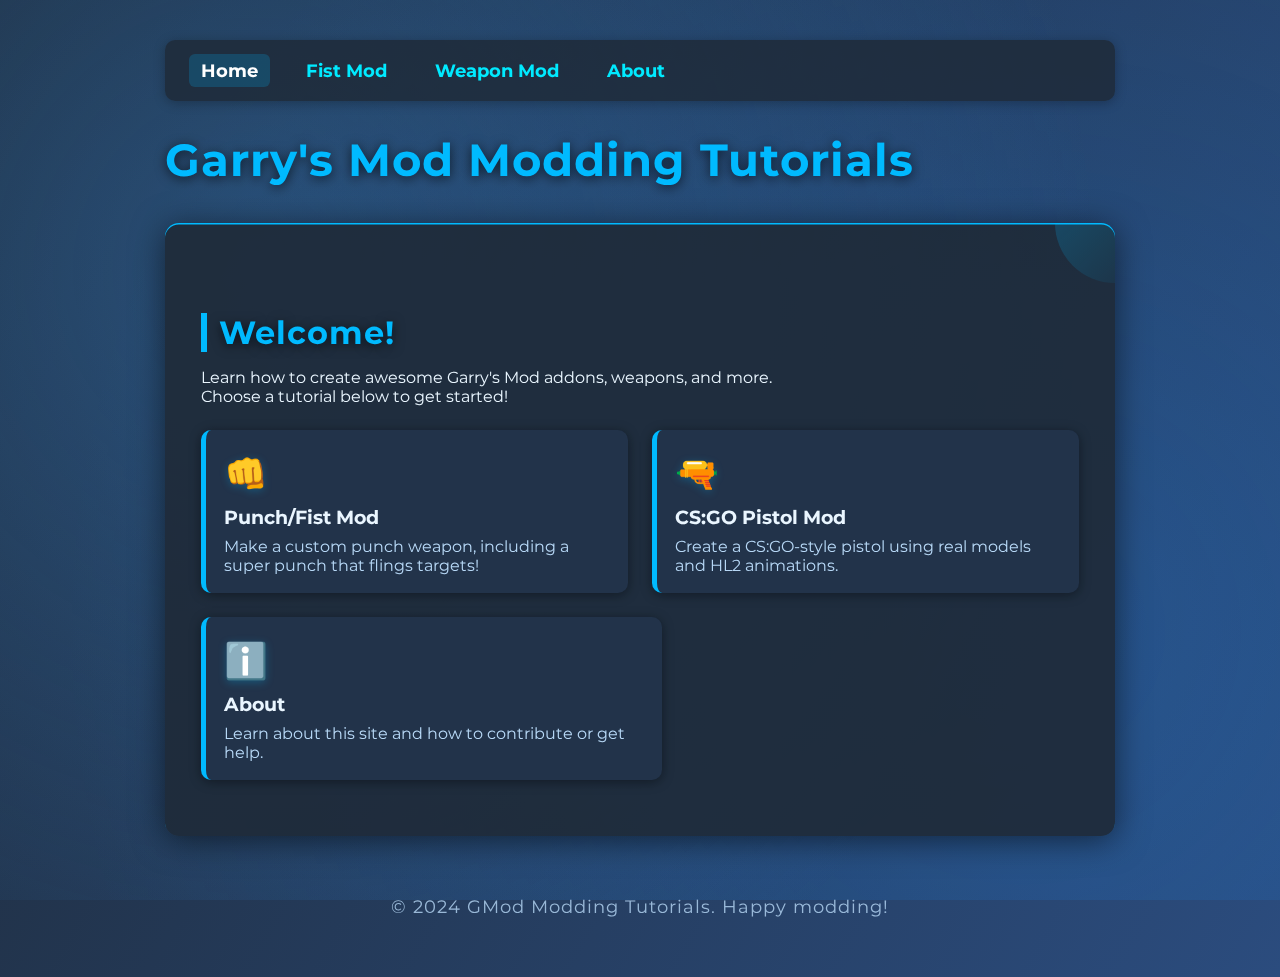
<file: index.html>
<!DOCTYPE html>
<html lang="en">
<head>
    <meta charset="UTF-8">
    <title>Garry's Mod Modding Tutorials</title>
    <meta name="viewport" content="width=device-width, initial-scale=1">
    <link rel="stylesheet" href="style.css">
</head>
<body>
    <div class="container">
        <nav>
            <a href="index.html" class="active">Home</a>
            <a href="fists.html">Fist Mod</a>
            <a href="weapon.html">Weapon Mod</a>
            <a href="about.html">About</a>
        </nav>
        <h1>Garry's Mod Modding Tutorials</h1>
        <div class="section">
            <h2>Welcome!</h2>
            <p>
                Learn how to create awesome Garry's Mod addons, weapons, and more.<br>
                Choose a tutorial below to get started!
            </p>
            <div class="showcase">
                <a href="fists.html" class="showcase-card" style="text-decoration:none;">
                    <span class="showcase-icon">👊</span>
                    <div class="showcase-title">Punch/Fist Mod</div>
                    <div class="showcase-desc">Make a custom punch weapon, including a super punch that flings targets!</div>
                </a>
                <a href="weapon.html" class="showcase-card" style="text-decoration:none;">
                    <span class="showcase-icon">🔫</span>
                    <div class="showcase-title">CS:GO Pistol Mod</div>
                    <div class="showcase-desc">Create a CS:GO-style pistol using real models and HL2 animations.</div>
                </a>
                <a href="about.html" class="showcase-card" style="text-decoration:none;">
                    <span class="showcase-icon">ℹ️</span>
                    <div class="showcase-title">About</div>
                    <div class="showcase-desc">Learn about this site and how to contribute or get help.</div>
                </a>
            </div>
        </div>
        <footer>
            &copy; 2024 GMod Modding Tutorials. Happy modding!
        </footer>
    </div>
    <script src="main.js"></script>
</body>
</html>
</file>
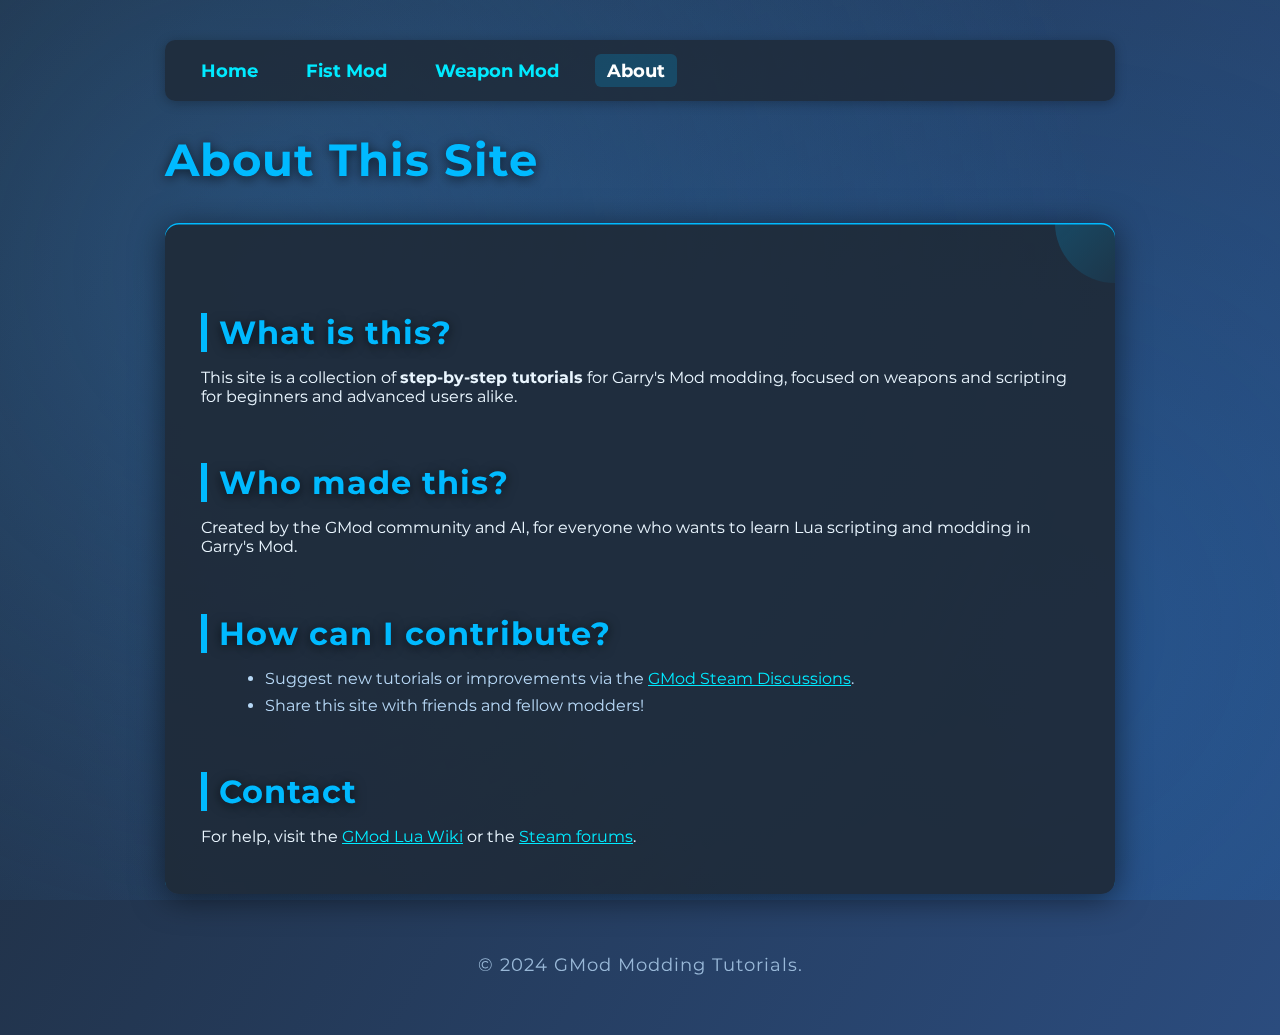
<file: about.html>
<!DOCTYPE html>
<html lang="en">
<head>
    <meta charset="UTF-8">
    <title>About - GMod Modding Tutorials</title>
    <meta name="viewport" content="width=device-width, initial-scale=1">
    <link rel="stylesheet" href="style.css">
</head>
<body>
    <div class="container">
        <nav>
            <a href="index.html">Home</a>
            <a href="fists.html">Fist Mod</a>
            <a href="weapon.html">Weapon Mod</a>
            <a href="about.html" class="active">About</a>
        </nav>
        <h1>About This Site</h1>
        <div class="section">
            <h2>What is this?</h2>
            <p>
                This site is a collection of <b>step-by-step tutorials</b> for Garry's Mod modding, focused on weapons and scripting for beginners and advanced users alike.
            </p>
            <h2>Who made this?</h2>
            <p>
                Created by the GMod community and AI, for everyone who wants to learn Lua scripting and modding in Garry's Mod.
            </p>
            <h2>How can I contribute?</h2>
            <ul>
                <li>Suggest new tutorials or improvements via the <a href="https://steamcommunity.com/app/4000/discussions/" target="_blank">GMod Steam Discussions</a>.</li>
                <li>Share this site with friends and fellow modders!</li>
            </ul>
            <h2>Contact</h2>
            <p>
                For help, visit the <a href="https://wiki.facepunch.com/gmod/" target="_blank">GMod Lua Wiki</a> or the <a href="https://steamcommunity.com/app/4000/discussions/" target="_blank">Steam forums</a>.
            </p>
        </div>
        <footer>
            &copy; 2024 GMod Modding Tutorials.
        </footer>
    </div>
    <script src="main.js"></script>
</body>
</html>
</file>
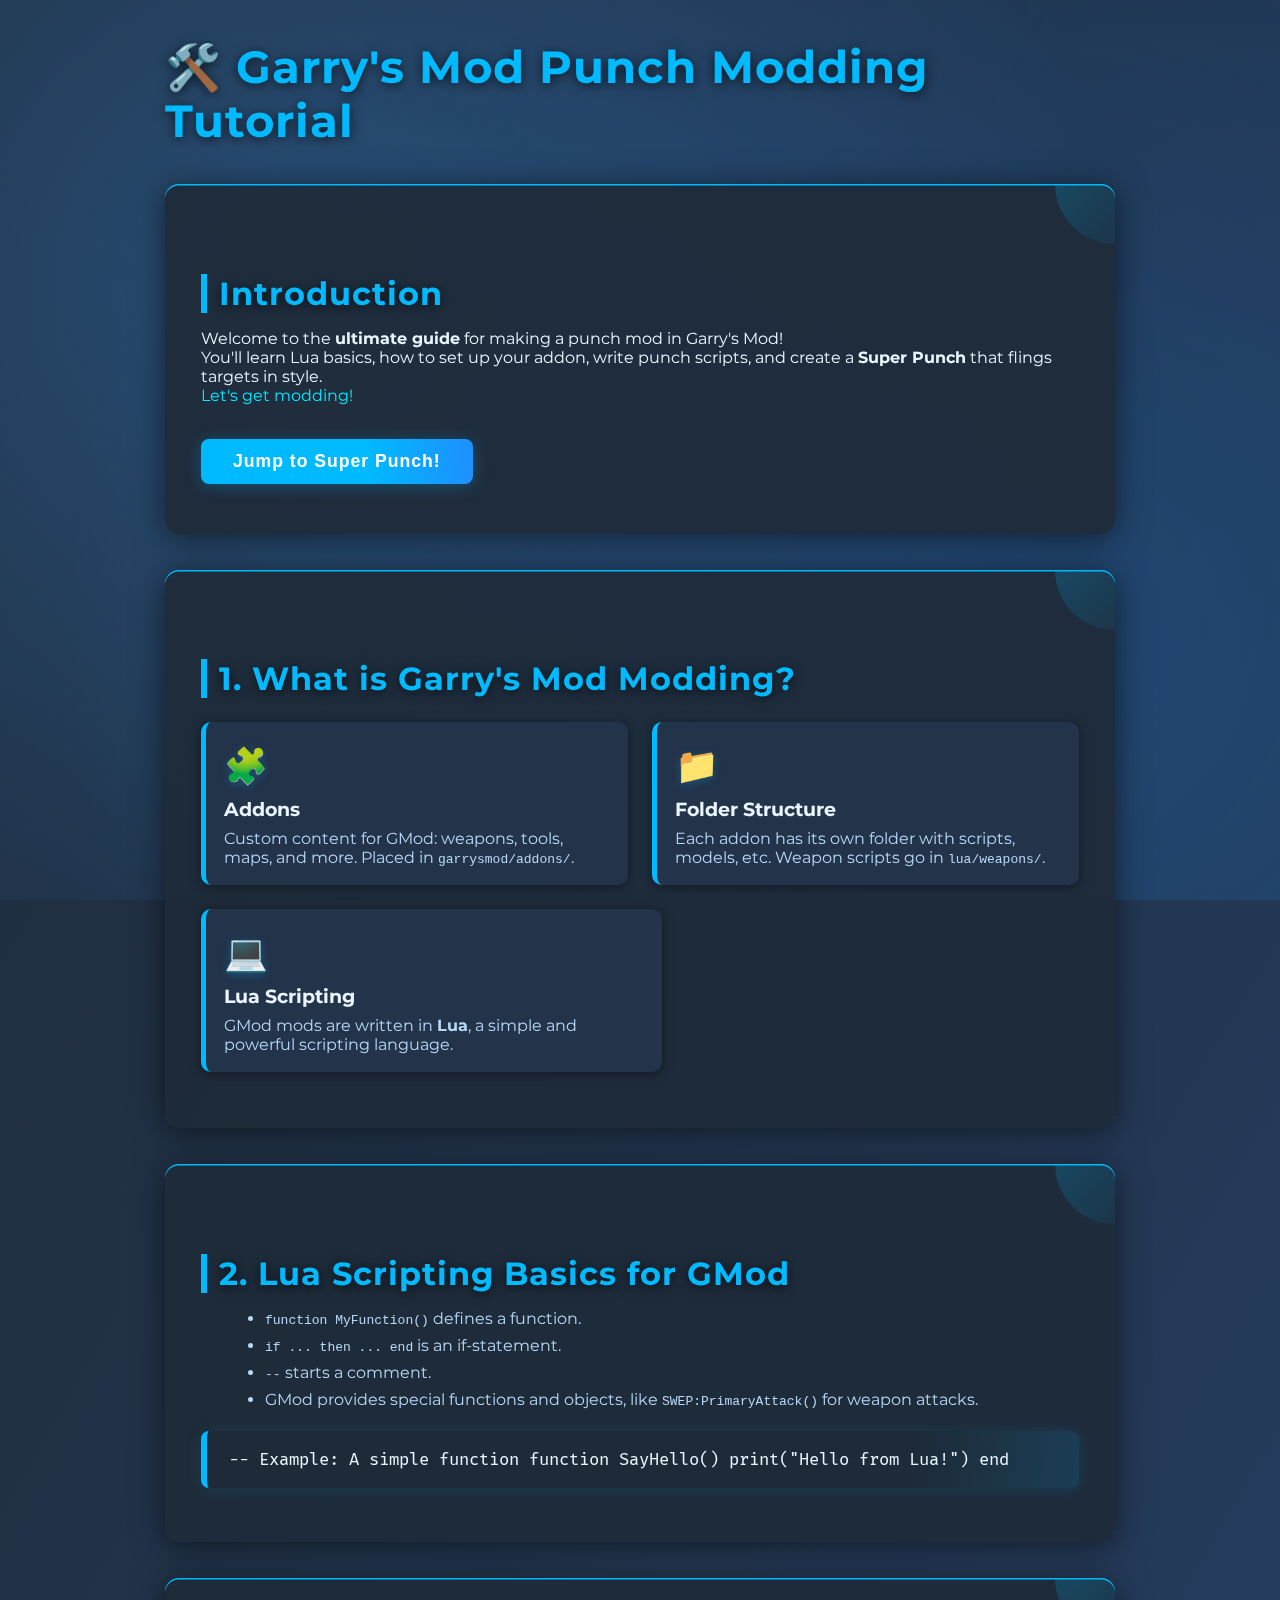
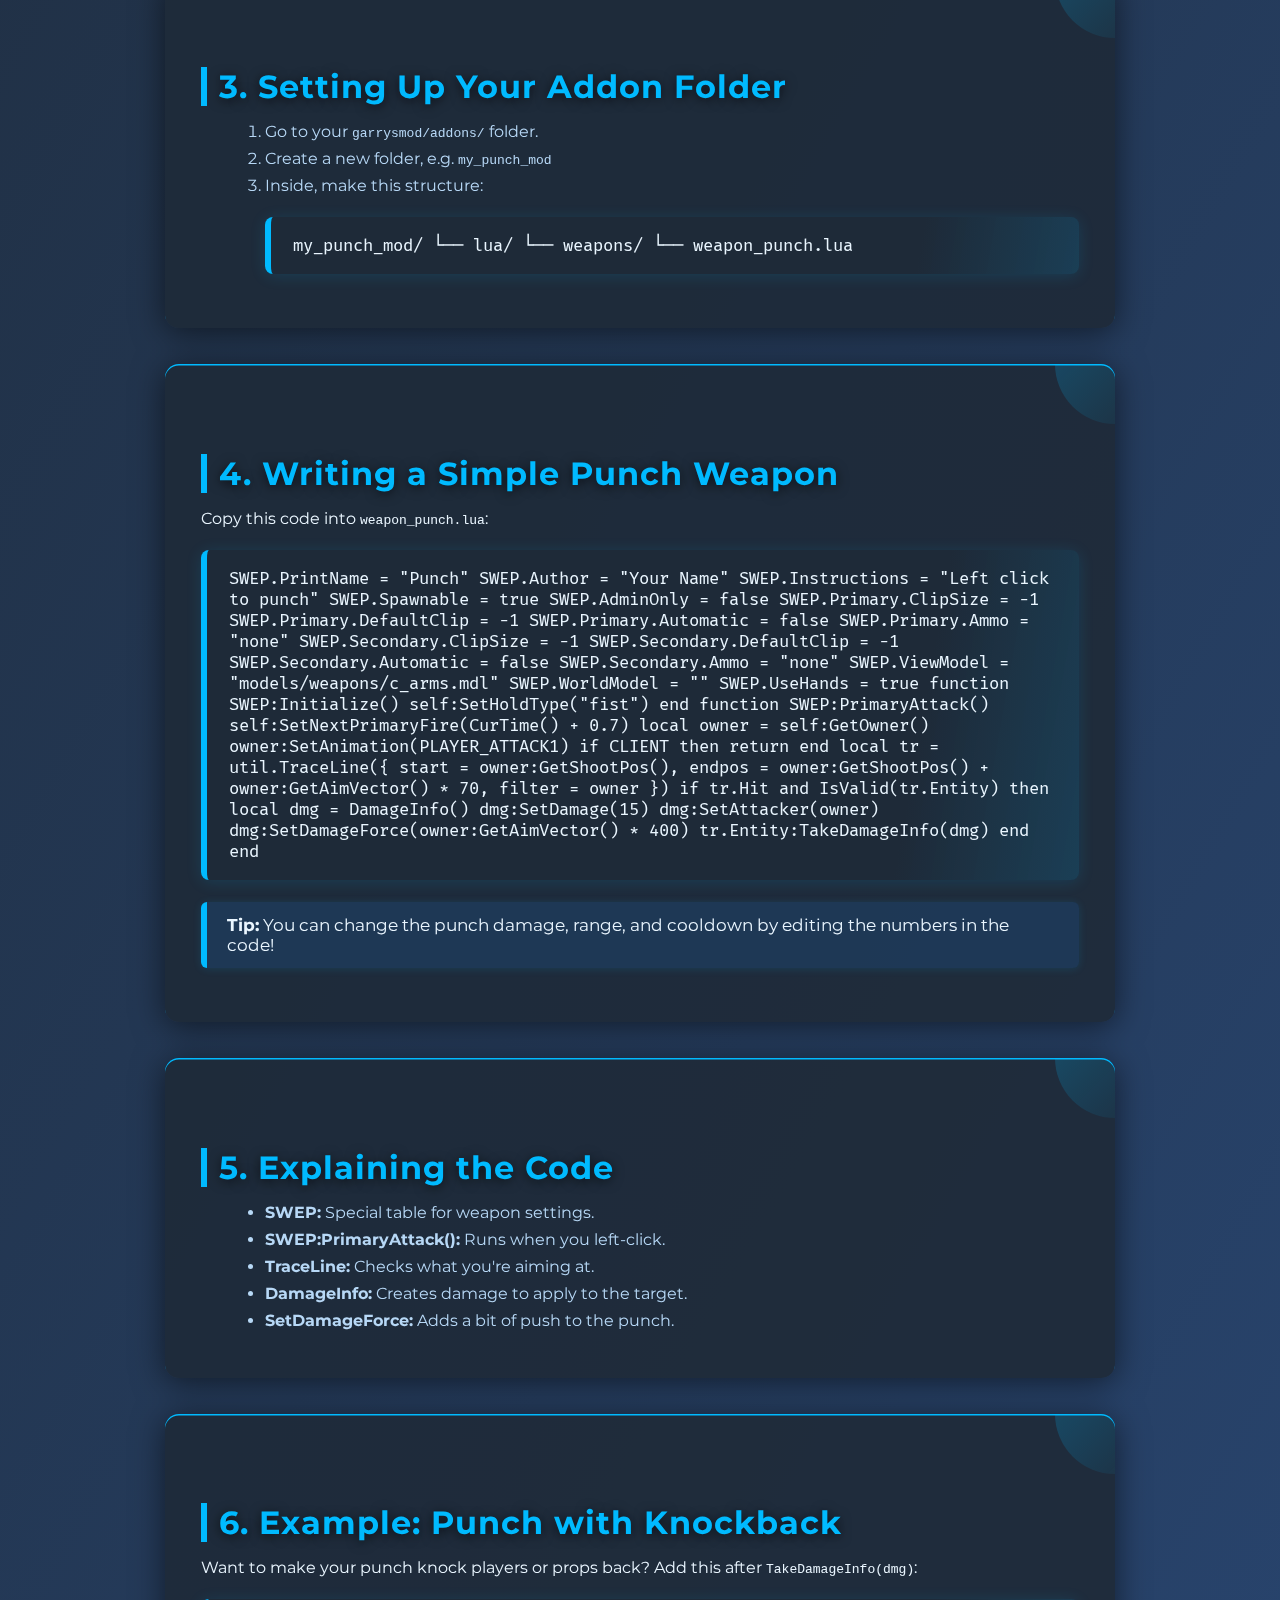
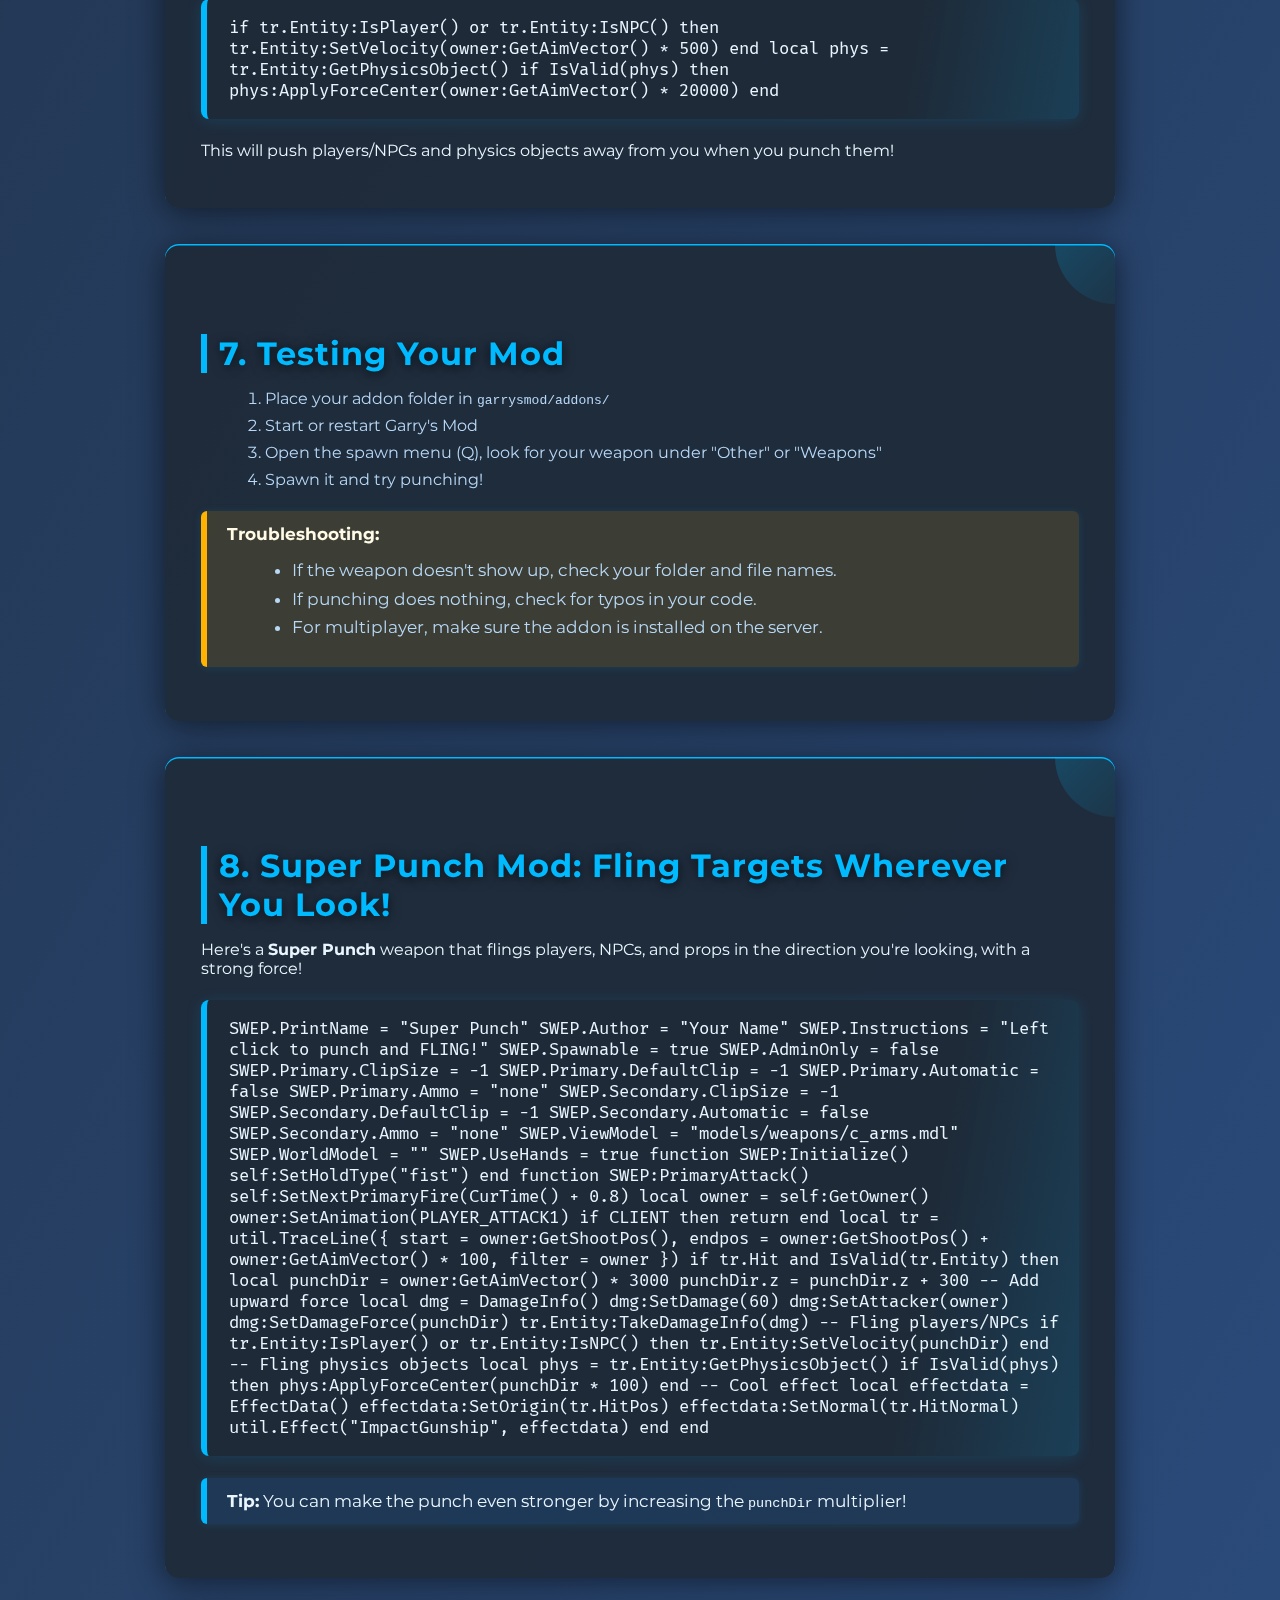
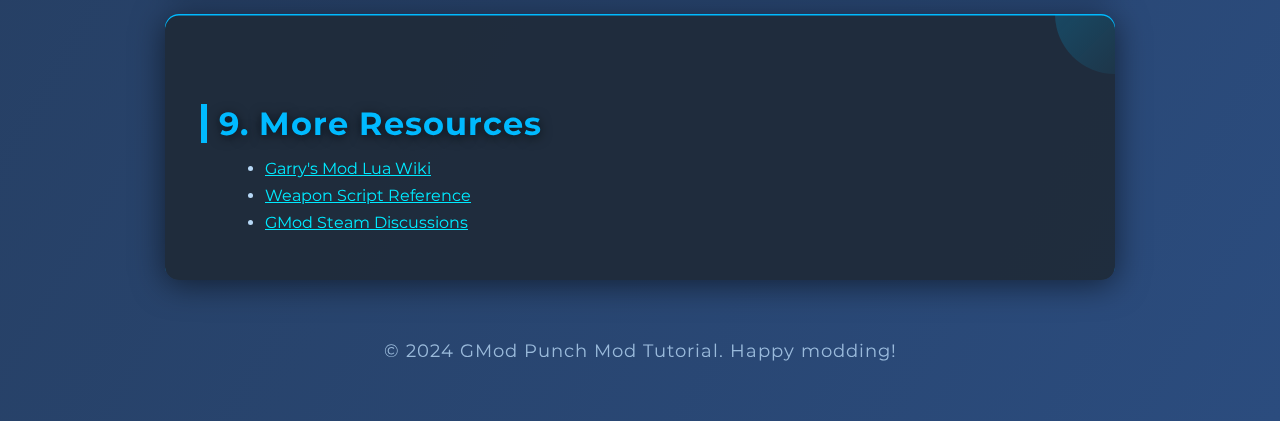
<file: fists.html>
<!DOCTYPE html>
<html lang="en">
<head>
    <meta charset="UTF-8">
    <title>Garry's Mod Punch Modding Tutorial</title>
    <meta name="viewport" content="width=device-width, initial-scale=1">
    <!-- Google Fonts for modern look -->
    <link href="https://fonts.googleapis.com/css?family=Montserrat:700,400&display=swap" rel="stylesheet">
    <link href="https://fonts.googleapis.com/css?family=Fira+Mono:400,700&display=swap" rel="stylesheet">
    <style>
        /* Animated GMod-style background */
        body {
            min-height: 100vh;
            margin: 0;
            padding: 0;
            font-family: 'Montserrat', Arial, sans-serif;
            color: #eaf6ff;
            background: linear-gradient(120deg, #1e2a38 0%, #2b4c7e 100%);
            overflow-x: hidden;
            position: relative;
        }
        body::before {
            content: "";
            position: fixed;
            top: 0; left: 0; width: 100vw; height: 100vh;
            background: radial-gradient(circle at 20% 30%, #3a8dde55 0%, transparent 70%),
                        radial-gradient(circle at 80% 70%, #1e90ff33 0%, transparent 80%);
            z-index: 0;
            animation: bgmove 16s linear infinite alternate;
        }
        @keyframes bgmove {
            0% { background-position: 20% 30%, 80% 70%; }
            100% { background-position: 30% 40%, 70% 60%; }
        }
        .container {
            position: relative;
            z-index: 1;
            max-width: 950px;
            margin: 0 auto;
            padding: 40px 20px 60px 20px;
        }
        h1, h2, h3 {
            font-family: 'Montserrat', Arial, sans-serif;
            color: #00baff;
            letter-spacing: 1px;
            margin-top: 0;
            text-shadow: 0 2px 12px #000a;
        }
        h1 {
            font-size: 2.8em;
            margin-bottom: 0.2em;
            animation: fadeInDown 1s cubic-bezier(.77,0,.18,1.01);
        }
        h2 {
            font-size: 2em;
            margin-top: 1.8em;
            margin-bottom: 0.5em;
            border-left: 6px solid #00baff;
            padding-left: 12px;
            animation: fadeInLeft 1s cubic-bezier(.77,0,.18,1.01);
        }
        h3 {
            font-size: 1.3em;
            margin-top: 1.2em;
            margin-bottom: 0.5em;
        }
        @keyframes fadeInDown {
            from { opacity: 0; transform: translateY(-40px);}
            to { opacity: 1; transform: translateY(0);}
        }
        @keyframes fadeInLeft {
            from { opacity: 0; transform: translateX(-40px);}
            to { opacity: 1; transform: translateX(0);}
        }
        .section {
            background: rgba(30, 42, 56, 0.92);
            border-radius: 14px;
            box-shadow: 0 4px 32px #0008, 0 1.5px 0 #00baff inset;
            margin: 36px 0;
            padding: 32px 36px;
            position: relative;
            overflow: hidden;
            animation: fadeInUp 1.2s cubic-bezier(.77,0,.18,1.01);
        }
        @keyframes fadeInUp {
            from { opacity: 0; transform: translateY(40px);}
            to { opacity: 1; transform: translateY(0);}
        }
        .section::before {
            content: "";
            position: absolute;
            top: -60px; right: -60px;
            width: 120px; height: 120px;
            background: linear-gradient(135deg, #00baff44 0%, transparent 100%);
            border-radius: 50%;
            z-index: 0;
            pointer-events: none;
            animation: sectionGlow 6s ease-in-out infinite alternate;
        }
        @keyframes sectionGlow {
            0% { opacity: 0.5; transform: scale(1);}
            100% { opacity: 0.9; transform: scale(1.2);}
        }
        .section > * { position: relative; z-index: 1; }
        .showcase {
            display: flex;
            flex-wrap: wrap;
            gap: 24px;
            margin: 24px 0;
        }
        .showcase-card {
            background: #22334a;
            border-radius: 10px;
            box-shadow: 0 2px 12px #0006;
            padding: 22px 18px 18px 18px;
            flex: 1 1 320px;
            min-width: 260px;
            max-width: 420px;
            transition: transform 0.18s cubic-bezier(.77,0,.18,1.01), box-shadow 0.18s;
            position: relative;
            overflow: hidden;
            border-left: 5px solid #00baff;
        }
        .showcase-card:hover {
            transform: translateY(-8px) scale(1.03);
            box-shadow: 0 8px 32px #00baff44, 0 2px 16px #000a;
            border-left: 8px solid #00eaff;
        }
        .showcase-icon {
            font-size: 2.2em;
            color: #00baff;
            margin-bottom: 10px;
            display: block;
            text-shadow: 0 2px 8px #00baff44;
        }
        .showcase-title {
            font-size: 1.2em;
            font-weight: 700;
            margin-bottom: 8px;
            color: #eaf6ff;
        }
        .showcase-desc {
            font-size: 1em;
            color: #b7d8f6;
        }
        .code-block {
            background: linear-gradient(100deg, #1e2a38 80%, #00baff22 100%);
            color: #eaf6ff;
            border-radius: 8px;
            padding: 18px 18px 18px 22px;
            font-family: 'Fira Mono', 'Consolas', monospace;
            font-size: 1.08em;
            overflow-x: auto;
            margin: 22px 0;
            border-left: 6px solid #00baff;
            box-shadow: 0 2px 16px #00baff22;
            transition: box-shadow 0.2s;
            position: relative;
            animation: codeFadeIn 1.2s cubic-bezier(.77,0,.18,1.01);
        }
        .code-block:hover {
            box-shadow: 0 4px 32px #00baff66, 0 2px 16px #000a;
        }
        @keyframes codeFadeIn {
            from { opacity: 0; transform: translateY(30px);}
            to { opacity: 1; transform: translateY(0);}
        }
        ul, ol {
            margin-left: 1.5em;
            color: #b7d8f6;
        }
        li {
            margin-bottom: 0.5em;
        }
        .tip, .warning {
            border-left: 6px solid #00baff;
            background: #1e90ff22;
            padding: 13px 20px;
            margin: 22px 0;
            border-radius: 6px;
            color: #eaf6ff;
            font-size: 1.04em;
            box-shadow: 0 1px 8px #00baff22;
            animation: fadeInUp 1.2s cubic-bezier(.77,0,.18,1.01);
        }
        .warning {
            border-color: #ffb300;
            background: #ffb30022;
            color: #fffbe6;
        }
        a {
            color: #00eaff;
            text-decoration: underline;
            transition: color 0.15s;
        }
        a:hover {
            color: #fff;
        }
        .animated-btn {
            display: inline-block;
            background: linear-gradient(90deg, #00baff 60%, #1e90ff 100%);
            color: #fff;
            font-weight: 700;
            font-size: 1.1em;
            padding: 12px 32px;
            border-radius: 8px;
            box-shadow: 0 2px 16px #00baff44;
            border: none;
            margin: 18px 0;
            cursor: pointer;
            transition: background 0.18s, transform 0.16s;
            letter-spacing: 1px;
            animation: fadeInDown 1.1s cubic-bezier(.77,0,.18,1.01);
        }
        .animated-btn:hover {
            background: linear-gradient(90deg, #1e90ff 60%, #00baff 100%);
            transform: scale(1.06);
        }
        footer {
            margin-top: 60px;
            color: #b7d8f6;
            text-align: center;
            font-size: 1.1em;
            letter-spacing: 1px;
            opacity: 0.8;
        }
        @media (max-width: 700px) {
            .container { padding: 10px 2vw 40px 2vw; }
            .section { padding: 18px 8px; }
            h1 { font-size: 2em; }
            h2 { font-size: 1.2em; }
            .showcase { flex-direction: column; gap: 12px;}
        }
    </style>
</head>
<body>
    <div class="container">
        <h1>🛠️ Garry's Mod Punch Modding Tutorial</h1>
        <div class="section">
            <h2>Introduction</h2>
            <p>
                Welcome to the <b>ultimate guide</b> for making a punch mod in Garry's Mod!<br>
                You'll learn Lua basics, how to set up your addon, write punch scripts, and create a <b>Super Punch</b> that flings targets in style.<br>
                <span style="color:#00eaff;">Let's get modding!</span>
            </p>
            <button class="animated-btn" onclick="window.scrollTo({top: document.body.scrollHeight, behavior:'smooth'});">Jump to Super Punch!</button>
        </div>

        <div class="section">
            <h2>1. What is Garry's Mod Modding?</h2>
            <div class="showcase">
                <div class="showcase-card">
                    <span class="showcase-icon">🧩</span>
                    <div class="showcase-title">Addons</div>
                    <div class="showcase-desc">Custom content for GMod: weapons, tools, maps, and more. Placed in <code>garrysmod/addons/</code>.</div>
                </div>
                <div class="showcase-card">
                    <span class="showcase-icon">📁</span>
                    <div class="showcase-title">Folder Structure</div>
                    <div class="showcase-desc">Each addon has its own folder with scripts, models, etc. Weapon scripts go in <code>lua/weapons/</code>.</div>
                </div>
                <div class="showcase-card">
                    <span class="showcase-icon">💻</span>
                    <div class="showcase-title">Lua Scripting</div>
                    <div class="showcase-desc">GMod mods are written in <b>Lua</b>, a simple and powerful scripting language.</div>
                </div>
            </div>
        </div>

        <div class="section">
            <h2>2. Lua Scripting Basics for GMod</h2>
            <ul>
                <li><code>function MyFunction()</code> defines a function.</li>
                <li><code>if ... then ... end</code> is an if-statement.</li>
                <li><code>--</code> starts a comment.</li>
                <li>GMod provides special functions and objects, like <code>SWEP:PrimaryAttack()</code> for weapon attacks.</li>
            </ul>
            <div class="code-block">
-- Example: A simple function
function SayHello()
    print("Hello from Lua!")
end
            </div>
        </div>

        <div class="section">
            <h2>3. Setting Up Your Addon Folder</h2>
            <ol>
                <li>Go to your <code>garrysmod/addons/</code> folder.</li>
                <li>Create a new folder, e.g. <code>my_punch_mod</code></li>
                <li>Inside, make this structure:
                    <div class="code-block">
my_punch_mod/
└── lua/
    └── weapons/
        └── weapon_punch.lua
                    </div>
                </li>
            </ol>
        </div>

        <div class="section">
            <h2>4. Writing a Simple Punch Weapon</h2>
            <p>
                Copy this code into <code>weapon_punch.lua</code>:
            </p>
            <div class="code-block">
SWEP.PrintName = "Punch"
SWEP.Author = "Your Name"
SWEP.Instructions = "Left click to punch"
SWEP.Spawnable = true
SWEP.AdminOnly = false

SWEP.Primary.ClipSize = -1
SWEP.Primary.DefaultClip = -1
SWEP.Primary.Automatic = false
SWEP.Primary.Ammo = "none"

SWEP.Secondary.ClipSize = -1
SWEP.Secondary.DefaultClip = -1
SWEP.Secondary.Automatic = false
SWEP.Secondary.Ammo = "none"

SWEP.ViewModel = "models/weapons/c_arms.mdl"
SWEP.WorldModel = ""
SWEP.UseHands = true

function SWEP:Initialize()
    self:SetHoldType("fist")
end

function SWEP:PrimaryAttack()
    self:SetNextPrimaryFire(CurTime() + 0.7)
    local owner = self:GetOwner()
    owner:SetAnimation(PLAYER_ATTACK1)
    if CLIENT then return end

    local tr = util.TraceLine({
        start = owner:GetShootPos(),
        endpos = owner:GetShootPos() + owner:GetAimVector() * 70,
        filter = owner
    })

    if tr.Hit and IsValid(tr.Entity) then
        local dmg = DamageInfo()
        dmg:SetDamage(15)
        dmg:SetAttacker(owner)
        dmg:SetDamageForce(owner:GetAimVector() * 400)
        tr.Entity:TakeDamageInfo(dmg)
    end
end
            </div>
            <div class="tip">
                <b>Tip:</b> You can change the punch damage, range, and cooldown by editing the numbers in the code!
            </div>
        </div>

        <div class="section">
            <h2>5. Explaining the Code</h2>
            <ul>
                <li><b>SWEP:</b> Special table for weapon settings.</li>
                <li><b>SWEP:PrimaryAttack():</b> Runs when you left-click.</li>
                <li><b>TraceLine:</b> Checks what you're aiming at.</li>
                <li><b>DamageInfo:</b> Creates damage to apply to the target.</li>
                <li><b>SetDamageForce:</b> Adds a bit of push to the punch.</li>
            </ul>
        </div>

        <div class="section">
            <h2>6. Example: Punch with Knockback</h2>
            <p>
                Want to make your punch knock players or props back? Add this after <code>TakeDamageInfo(dmg)</code>:
            </p>
            <div class="code-block">
if tr.Entity:IsPlayer() or tr.Entity:IsNPC() then
    tr.Entity:SetVelocity(owner:GetAimVector() * 500)
end

local phys = tr.Entity:GetPhysicsObject()
if IsValid(phys) then
    phys:ApplyForceCenter(owner:GetAimVector() * 20000)
end
            </div>
            <p>
                This will push players/NPCs and physics objects away from you when you punch them!
            </p>
        </div>

        <div class="section">
            <h2>7. Testing Your Mod</h2>
            <ol>
                <li>Place your addon folder in <code>garrysmod/addons/</code></li>
                <li>Start or restart Garry's Mod</li>
                <li>Open the spawn menu (Q), look for your weapon under "Other" or "Weapons"</li>
                <li>Spawn it and try punching!</li>
            </ol>
            <div class="warning">
                <b>Troubleshooting:</b>
                <ul>
                    <li>If the weapon doesn't show up, check your folder and file names.</li>
                    <li>If punching does nothing, check for typos in your code.</li>
                    <li>For multiplayer, make sure the addon is installed on the server.</li>
                </ul>
            </div>
        </div>

        <div class="section">
            <h2>8. Super Punch Mod: Fling Targets Wherever You Look!</h2>
            <p>
                Here's a <b>Super Punch</b> weapon that flings players, NPCs, and props in the direction you're looking, with a strong force!
            </p>
            <div class="code-block">
SWEP.PrintName = "Super Punch"
SWEP.Author = "Your Name"
SWEP.Instructions = "Left click to punch and FLING!"
SWEP.Spawnable = true
SWEP.AdminOnly = false

SWEP.Primary.ClipSize = -1
SWEP.Primary.DefaultClip = -1
SWEP.Primary.Automatic = false
SWEP.Primary.Ammo = "none"

SWEP.Secondary.ClipSize = -1
SWEP.Secondary.DefaultClip = -1
SWEP.Secondary.Automatic = false
SWEP.Secondary.Ammo = "none"

SWEP.ViewModel = "models/weapons/c_arms.mdl"
SWEP.WorldModel = ""
SWEP.UseHands = true

function SWEP:Initialize()
    self:SetHoldType("fist")
end

function SWEP:PrimaryAttack()
    self:SetNextPrimaryFire(CurTime() + 0.8)
    local owner = self:GetOwner()
    owner:SetAnimation(PLAYER_ATTACK1)
    if CLIENT then return end

    local tr = util.TraceLine({
        start = owner:GetShootPos(),
        endpos = owner:GetShootPos() + owner:GetAimVector() * 100,
        filter = owner
    })

    if tr.Hit and IsValid(tr.Entity) then
        local punchDir = owner:GetAimVector() * 3000
        punchDir.z = punchDir.z + 300 -- Add upward force

        local dmg = DamageInfo()
        dmg:SetDamage(60)
        dmg:SetAttacker(owner)
        dmg:SetDamageForce(punchDir)
        tr.Entity:TakeDamageInfo(dmg)

        -- Fling players/NPCs
        if tr.Entity:IsPlayer() or tr.Entity:IsNPC() then
            tr.Entity:SetVelocity(punchDir)
        end

        -- Fling physics objects
        local phys = tr.Entity:GetPhysicsObject()
        if IsValid(phys) then
            phys:ApplyForceCenter(punchDir * 100)
        end

        -- Cool effect
        local effectdata = EffectData()
        effectdata:SetOrigin(tr.HitPos)
        effectdata:SetNormal(tr.HitNormal)
        util.Effect("ImpactGunship", effectdata)
    end
end
            </div>
            <div class="tip">
                <b>Tip:</b> You can make the punch even stronger by increasing the <code>punchDir</code> multiplier!
            </div>
        </div>

        <div class="section">
            <h2>9. More Resources</h2>
            <ul>
                <li><a href="https://wiki.facepunch.com/gmod/" target="_blank">Garry's Mod Lua Wiki</a></li>
                <li><a href="https://wiki.facepunch.com/gmod/Weapon_Script" target="_blank">Weapon Script Reference</a></li>
                <li><a href="https://steamcommunity.com/app/4000/discussions/" target="_blank">GMod Steam Discussions</a></li>
            </ul>
        </div>

        <footer>
            &copy; 2024 GMod Punch Mod Tutorial. Happy modding!
        </footer>
    </div>
</body>
</html>
</file>
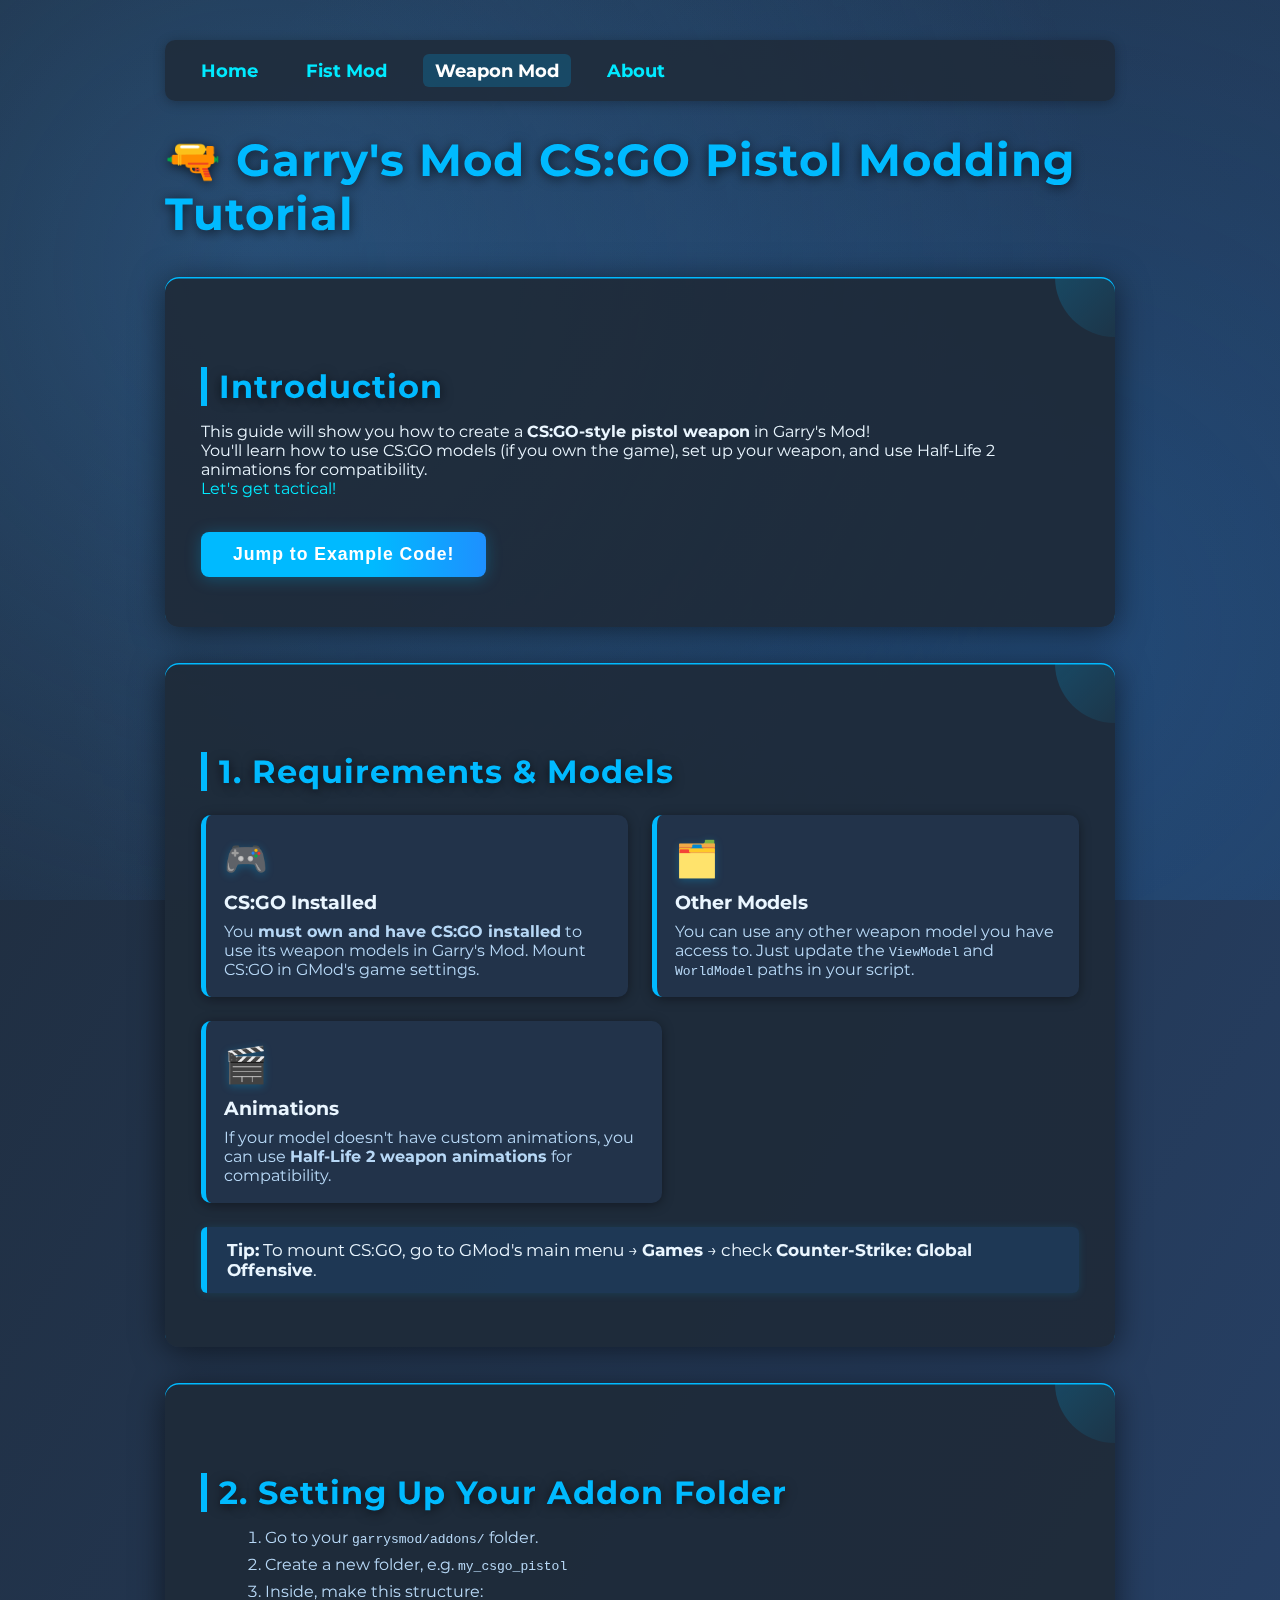
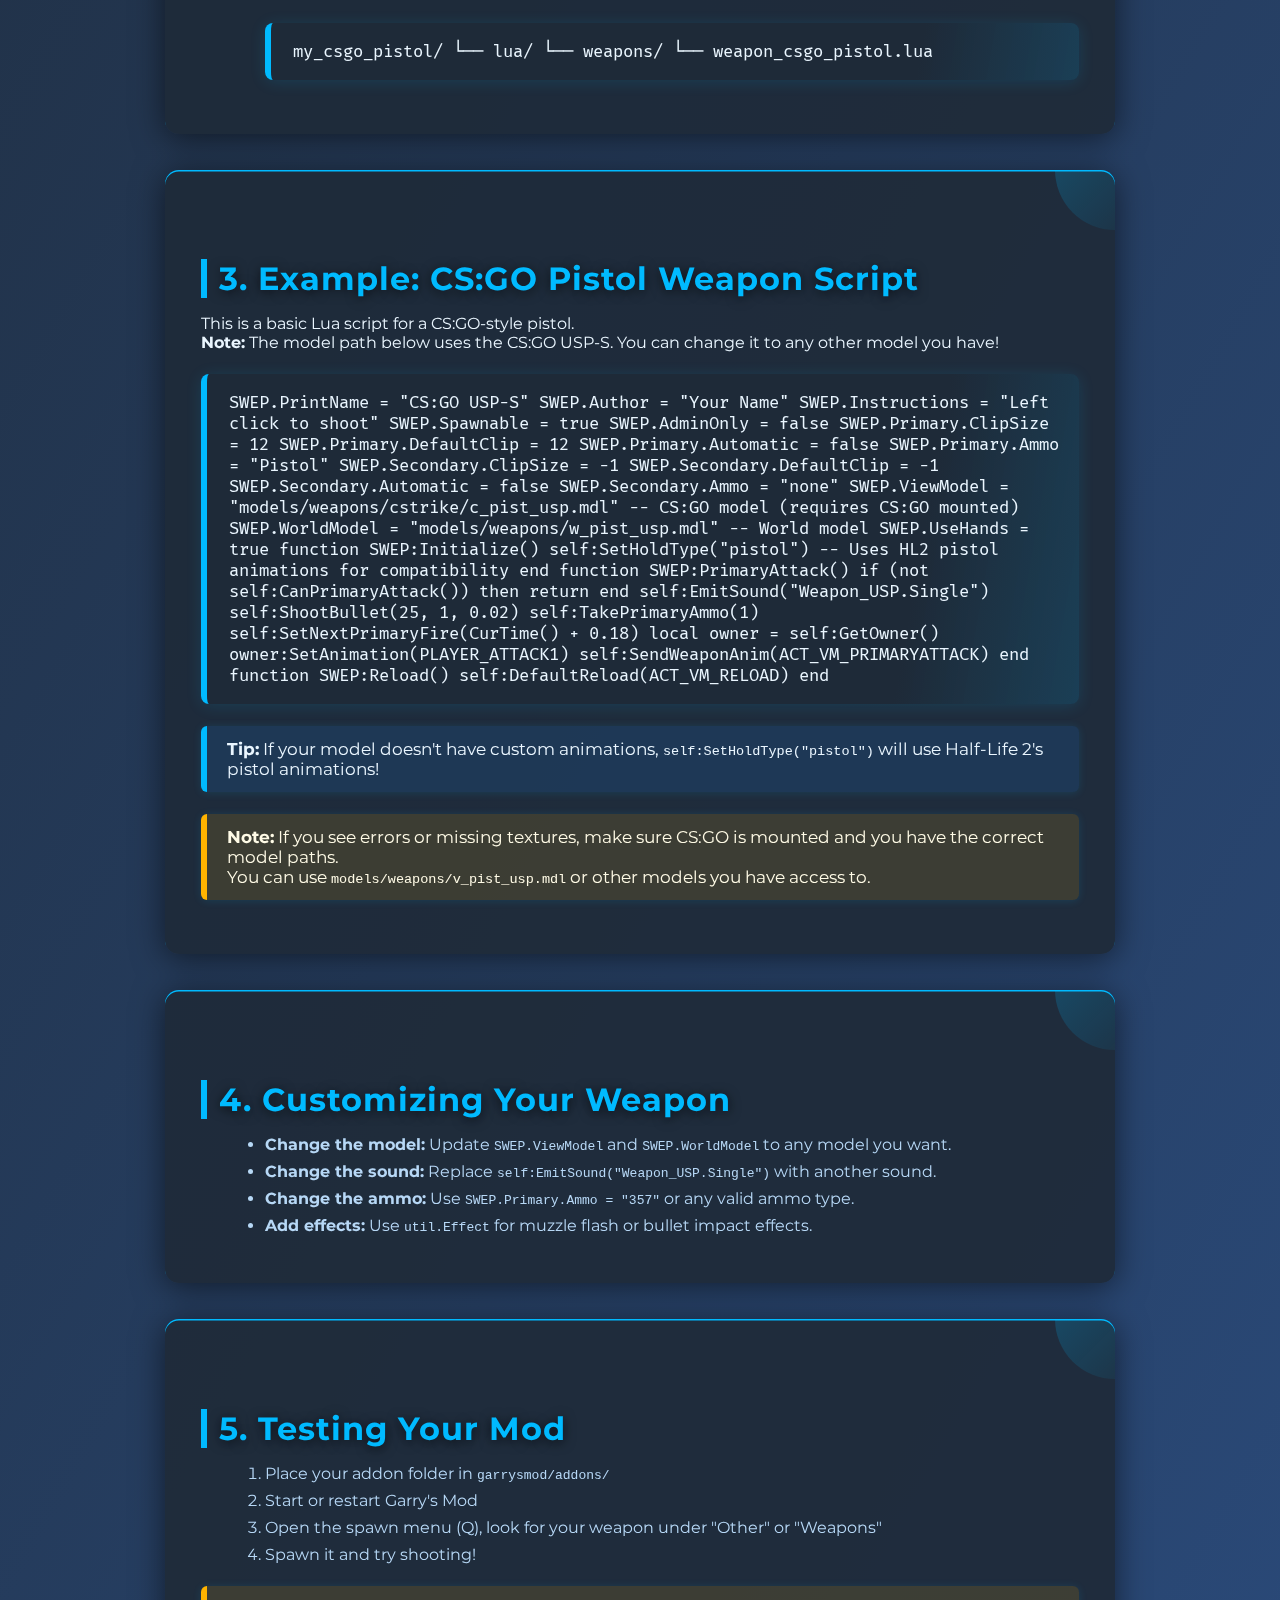
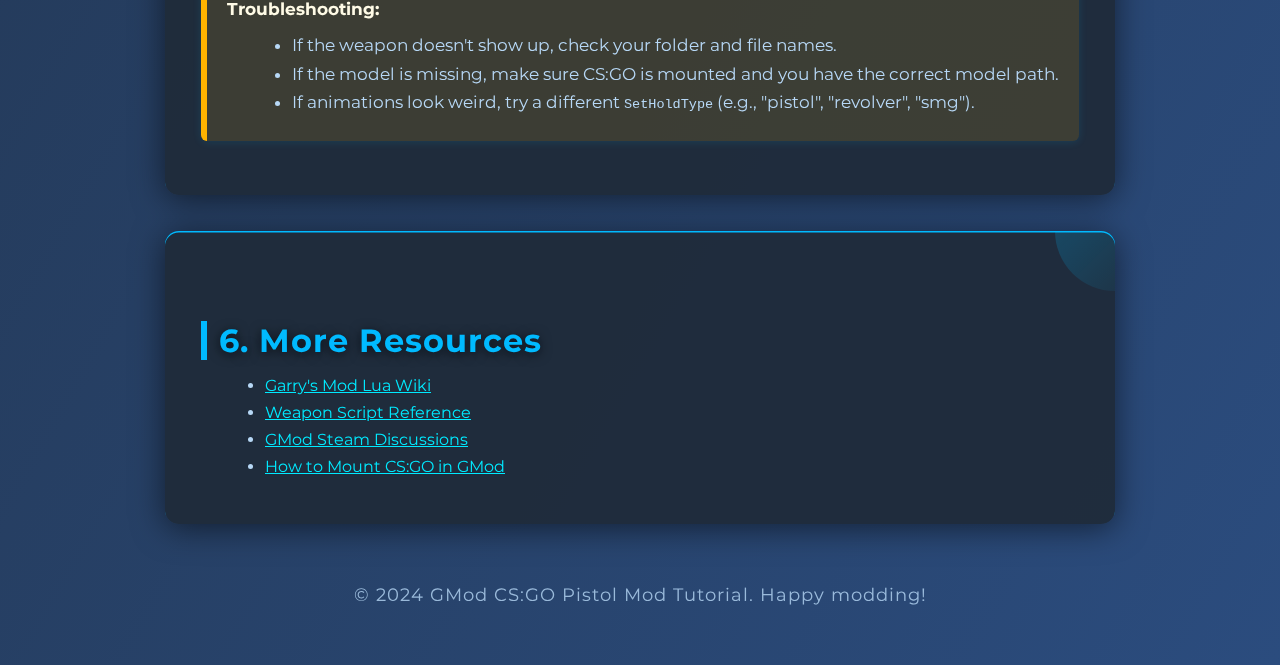
<file: weapon.html>
<!DOCTYPE html>
<html lang="en">
<head>
    <meta charset="UTF-8">
    <title>CS:GO Pistol Mod Tutorial - GMod</title>
    <meta name="viewport" content="width=device-width, initial-scale=1">
    <link rel="stylesheet" href="style.css">
</head>
<body>
    <div class="container">
        <nav>
            <a href="index.html">Home</a>
            <a href="fists.html">Fist Mod</a>
            <a href="weapon.html" class="active">Weapon Mod</a>
            <a href="about.html">About</a>
        </nav>
        <h1>🔫 Garry's Mod CS:GO Pistol Modding Tutorial</h1>
        <div class="section">
            <h2>Introduction</h2>
            <p>
                This guide will show you how to create a <b>CS:GO-style pistol weapon</b> in Garry's Mod!<br>
                You'll learn how to use CS:GO models (if you own the game), set up your weapon, and use Half-Life 2 animations for compatibility.<br>
                <span style="color:#00eaff;">Let's get tactical!</span>
            </p>
            <button class="animated-btn" onclick="window.scrollTo({top: document.body.scrollHeight, behavior:'smooth'});">Jump to Example Code!</button>
        </div>

        <div class="section">
            <h2>1. Requirements & Models</h2>
            <div class="showcase">
                <div class="showcase-card">
                    <span class="showcase-icon">🎮</span>
                    <div class="showcase-title">CS:GO Installed</div>
                    <div class="showcase-desc">You <b>must own and have CS:GO installed</b> to use its weapon models in Garry's Mod. Mount CS:GO in GMod's game settings.</div>
                </div>
                <div class="showcase-card">
                    <span class="showcase-icon">🗂️</span>
                    <div class="showcase-title">Other Models</div>
                    <div class="showcase-desc">You can use any other weapon model you have access to. Just update the <code>ViewModel</code> and <code>WorldModel</code> paths in your script.</div>
                </div>
                <div class="showcase-card">
                    <span class="showcase-icon">🎬</span>
                    <div class="showcase-title">Animations</div>
                    <div class="showcase-desc">If your model doesn't have custom animations, you can use <b>Half-Life 2 weapon animations</b> for compatibility.</div>
                </div>
            </div>
            <div class="tip">
                <b>Tip:</b> To mount CS:GO, go to GMod's main menu &rarr; <b>Games</b> &rarr; check <b>Counter-Strike: Global Offensive</b>.
            </div>
        </div>

        <div class="section">
            <h2>2. Setting Up Your Addon Folder</h2>
            <ol>
                <li>Go to your <code>garrysmod/addons/</code> folder.</li>
                <li>Create a new folder, e.g. <code>my_csgo_pistol</code></li>
                <li>Inside, make this structure:
                    <div class="code-block">
my_csgo_pistol/
└── lua/
    └── weapons/
        └── weapon_csgo_pistol.lua
                    </div>
                </li>
            </ol>
        </div>

        <div class="section">
            <h2>3. Example: CS:GO Pistol Weapon Script</h2>
            <p>
                This is a basic Lua script for a CS:GO-style pistol. <br>
                <b>Note:</b> The model path below uses the CS:GO USP-S. You can change it to any other model you have!
            </p>
            <div class="code-block">
SWEP.PrintName = "CS:GO USP-S"
SWEP.Author = "Your Name"
SWEP.Instructions = "Left click to shoot"
SWEP.Spawnable = true
SWEP.AdminOnly = false

SWEP.Primary.ClipSize = 12
SWEP.Primary.DefaultClip = 12
SWEP.Primary.Automatic = false
SWEP.Primary.Ammo = "Pistol"

SWEP.Secondary.ClipSize = -1
SWEP.Secondary.DefaultClip = -1
SWEP.Secondary.Automatic = false
SWEP.Secondary.Ammo = "none"

SWEP.ViewModel = "models/weapons/cstrike/c_pist_usp.mdl" -- CS:GO model (requires CS:GO mounted)
SWEP.WorldModel = "models/weapons/w_pist_usp.mdl"        -- World model

SWEP.UseHands = true

function SWEP:Initialize()
    self:SetHoldType("pistol") -- Uses HL2 pistol animations for compatibility
end

function SWEP:PrimaryAttack()
    if (not self:CanPrimaryAttack()) then return end

    self:EmitSound("Weapon_USP.Single")
    self:ShootBullet(25, 1, 0.02)
    self:TakePrimaryAmmo(1)
    self:SetNextPrimaryFire(CurTime() + 0.18)

    local owner = self:GetOwner()
    owner:SetAnimation(PLAYER_ATTACK1)
    self:SendWeaponAnim(ACT_VM_PRIMARYATTACK)
end

function SWEP:Reload()
    self:DefaultReload(ACT_VM_RELOAD)
end
            </div>
            <div class="tip">
                <b>Tip:</b> If your model doesn't have custom animations, <code>self:SetHoldType("pistol")</code> will use Half-Life 2's pistol animations!
            </div>
            <div class="warning">
                <b>Note:</b> If you see errors or missing textures, make sure CS:GO is mounted and you have the correct model paths.<br>
                You can use <code>models/weapons/v_pist_usp.mdl</code> or other models you have access to.
            </div>
        </div>

        <div class="section">
            <h2>4. Customizing Your Weapon</h2>
            <ul>
                <li><b>Change the model:</b> Update <code>SWEP.ViewModel</code> and <code>SWEP.WorldModel</code> to any model you want.</li>
                <li><b>Change the sound:</b> Replace <code>self:EmitSound("Weapon_USP.Single")</code> with another sound.</li>
                <li><b>Change the ammo:</b> Use <code>SWEP.Primary.Ammo = "357"</code> or any valid ammo type.</li>
                <li><b>Add effects:</b> Use <code>util.Effect</code> for muzzle flash or bullet impact effects.</li>
            </ul>
        </div>

        <div class="section">
            <h2>5. Testing Your Mod</h2>
            <ol>
                <li>Place your addon folder in <code>garrysmod/addons/</code></li>
                <li>Start or restart Garry's Mod</li>
                <li>Open the spawn menu (Q), look for your weapon under "Other" or "Weapons"</li>
                <li>Spawn it and try shooting!</li>
            </ol>
            <div class="warning">
                <b>Troubleshooting:</b>
                <ul>
                    <li>If the weapon doesn't show up, check your folder and file names.</li>
                    <li>If the model is missing, make sure CS:GO is mounted and you have the correct model path.</li>
                    <li>If animations look weird, try a different <code>SetHoldType</code> (e.g., "pistol", "revolver", "smg").</li>
                </ul>
            </div>
        </div>

        <div class="section">
            <h2>6. More Resources</h2>
            <ul>
                <li><a href="https://wiki.facepunch.com/gmod/" target="_blank">Garry's Mod Lua Wiki</a></li>
                <li><a href="https://wiki.facepunch.com/gmod/Weapon_Script" target="_blank">Weapon Script Reference</a></li>
                <li><a href="https://steamcommunity.com/app/4000/discussions/" target="_blank">GMod Steam Discussions</a></li>
                <li><a href="https://steamcommunity.com/sharedfiles/filedetails/?id=104603291" target="_blank">How to Mount CS:GO in GMod</a></li>
            </ul>
        </div>

        <footer>
            &copy; 2024 GMod CS:GO Pistol Mod Tutorial. Happy modding!
        </footer>
    </div>
    <script src="main.js"></script>
</body>
</html>
</file>
<file: style.css>
/* GMod Tutorial Site Styles */
@import url('https://fonts.googleapis.com/css?family=Montserrat:700,400&display=swap');
@import url('https://fonts.googleapis.com/css?family=Fira+Mono:400,700&display=swap');

body {
    min-height: 100vh;
    margin: 0;
    padding: 0;
    font-family: 'Montserrat', Arial, sans-serif;
    color: #eaf6ff;
    background: linear-gradient(120deg, #1e2a38 0%, #2b4c7e 100%);
    overflow-x: hidden;
    position: relative;
}
body::before {
    content: "";
    position: fixed;
    top: 0; left: 0; width: 100vw; height: 100vh;
    background: radial-gradient(circle at 20% 30%, #3a8dde55 0%, transparent 70%),
                radial-gradient(circle at 80% 70%, #1e90ff33 0%, transparent 80%);
    z-index: 0;
    animation: bgmove 16s linear infinite alternate;
}
@keyframes bgmove {
    0% { background-position: 20% 30%, 80% 70%; }
    100% { background-position: 30% 40%, 70% 60%; }
}
.container {
    position: relative;
    z-index: 1;
    max-width: 950px;
    margin: 0 auto;
    padding: 40px 20px 60px 20px;
}
h1, h2, h3 {
    font-family: 'Montserrat', Arial, sans-serif;
    color: #00baff;
    letter-spacing: 1px;
    margin-top: 0;
    text-shadow: 0 2px 12px #000a;
}
h1 {
    font-size: 2.8em;
    margin-bottom: 0.2em;
    animation: fadeInDown 1s cubic-bezier(.77,0,.18,1.01);
}
h2 {
    font-size: 2em;
    margin-top: 1.8em;
    margin-bottom: 0.5em;
    border-left: 6px solid #00baff;
    padding-left: 12px;
    animation: fadeInLeft 1s cubic-bezier(.77,0,.18,1.01);
}
h3 {
    font-size: 1.3em;
    margin-top: 1.2em;
    margin-bottom: 0.5em;
}
@keyframes fadeInDown {
    from { opacity: 0; transform: translateY(-40px);}
    to { opacity: 1; transform: translateY(0);}
}
@keyframes fadeInLeft {
    from { opacity: 0; transform: translateX(-40px);}
    to { opacity: 1; transform: translateX(0);}
}
.section {
    background: rgba(30, 42, 56, 0.92);
    border-radius: 14px;
    box-shadow: 0 4px 32px #0008, 0 1.5px 0 #00baff inset;
    margin: 36px 0;
    padding: 32px 36px;
    position: relative;
    overflow: hidden;
    animation: fadeInUp 1.2s cubic-bezier(.77,0,.18,1.01);
}
@keyframes fadeInUp {
    from { opacity: 0; transform: translateY(40px);}
    to { opacity: 1; transform: translateY(0);}
}
.section::before {
    content: "";
    position: absolute;
    top: -60px; right: -60px;
    width: 120px; height: 120px;
    background: linear-gradient(135deg, #00baff44 0%, transparent 100%);
    border-radius: 50%;
    z-index: 0;
    pointer-events: none;
    animation: sectionGlow 6s ease-in-out infinite alternate;
}
@keyframes sectionGlow {
    0% { opacity: 0.5; transform: scale(1);}
    100% { opacity: 0.9; transform: scale(1.2);}
}
.section > * { position: relative; z-index: 1; }
.showcase {
    display: flex;
    flex-wrap: wrap;
    gap: 24px;
    margin: 24px 0;
}
.showcase-card {
    background: #22334a;
    border-radius: 10px;
    box-shadow: 0 2px 12px #0006;
    padding: 22px 18px 18px 18px;
    flex: 1 1 320px;
    min-width: 260px;
    max-width: 420px;
    transition: transform 0.18s cubic-bezier(.77,0,.18,1.01), box-shadow 0.18s;
    position: relative;
    overflow: hidden;
    border-left: 5px solid #00baff;
}
.showcase-card:hover {
    transform: translateY(-8px) scale(1.03);
    box-shadow: 0 8px 32px #00baff44, 0 2px 16px #000a;
    border-left: 8px solid #00eaff;
}
.showcase-icon {
    font-size: 2.2em;
    color: #00baff;
    margin-bottom: 10px;
    display: block;
    text-shadow: 0 2px 8px #00baff44;
}
.showcase-title {
    font-size: 1.2em;
    font-weight: 700;
    margin-bottom: 8px;
    color: #eaf6ff;
}
.showcase-desc {
    font-size: 1em;
    color: #b7d8f6;
}
.code-block {
    background: linear-gradient(100deg, #1e2a38 80%, #00baff22 100%);
    color: #eaf6ff;
    border-radius: 8px;
    padding: 18px 18px 18px 22px;
    font-family: 'Fira Mono', 'Consolas', monospace;
    font-size: 1.08em;
    overflow-x: auto;
    margin: 22px 0;
    border-left: 6px solid #00baff;
    box-shadow: 0 2px 16px #00baff22;
    transition: box-shadow 0.2s;
    position: relative;
    animation: codeFadeIn 1.2s cubic-bezier(.77,0,.18,1.01);
}
.code-block:hover {
    box-shadow: 0 4px 32px #00baff66, 0 2px 16px #000a;
}
@keyframes codeFadeIn {
    from { opacity: 0; transform: translateY(30px);}
    to { opacity: 1; transform: translateY(0);}
}
ul, ol {
    margin-left: 1.5em;
    color: #b7d8f6;
}
li {
    margin-bottom: 0.5em;
}
.tip, .warning {
    border-left: 6px solid #00baff;
    background: #1e90ff22;
    padding: 13px 20px;
    margin: 22px 0;
    border-radius: 6px;
    color: #eaf6ff;
    font-size: 1.04em;
    box-shadow: 0 1px 8px #00baff22;
    animation: fadeInUp 1.2s cubic-bezier(.77,0,.18,1.01);
}
.warning {
    border-color: #ffb300;
    background: #ffb30022;
    color: #fffbe6;
}
a {
    color: #00eaff;
    text-decoration: underline;
    transition: color 0.15s;
}
a:hover {
    color: #fff;
}
.animated-btn {
    display: inline-block;
    background: linear-gradient(90deg, #00baff 60%, #1e90ff 100%);
    color: #fff;
    font-weight: 700;
    font-size: 1.1em;
    padding: 12px 32px;
    border-radius: 8px;
    box-shadow: 0 2px 16px #00baff44;
    border: none;
    margin: 18px 0;
    cursor: pointer;
    transition: background 0.18s, transform 0.16s;
    letter-spacing: 1px;
    animation: fadeInDown 1.1s cubic-bezier(.77,0,.18,1.01);
}
.animated-btn:hover {
    background: linear-gradient(90deg, #1e90ff 60%, #00baff 100%);
    transform: scale(1.06);
}
nav {
    display: flex;
    gap: 24px;
    margin-bottom: 32px;
    align-items: center;
    background: rgba(30, 42, 56, 0.85);
    border-radius: 10px;
    padding: 14px 24px;
    box-shadow: 0 2px 12px #0004;
}
nav a {
    color: #00eaff;
    font-weight: 700;
    font-size: 1.1em;
    text-decoration: none;
    padding: 6px 12px;
    border-radius: 6px;
    transition: background 0.15s, color 0.15s;
}
nav a.active, nav a:hover {
    background: #00baff33;
    color: #fff;
}
footer {
    margin-top: 60px;
    color: #b7d8f6;
    text-align: center;
    font-size: 1.1em;
    letter-spacing: 1px;
    opacity: 0.8;
}
@media (max-width: 700px) {
    .container { padding: 10px 2vw 40px 2vw; }
    .section { padding: 18px 8px; }
    h1 { font-size: 2em; }
    h2 { font-size: 1.2em; }
    .showcase { flex-direction: column; gap: 12px;}
    nav { flex-direction: column; gap: 10px; padding: 10px 8px;}
}
</file>
